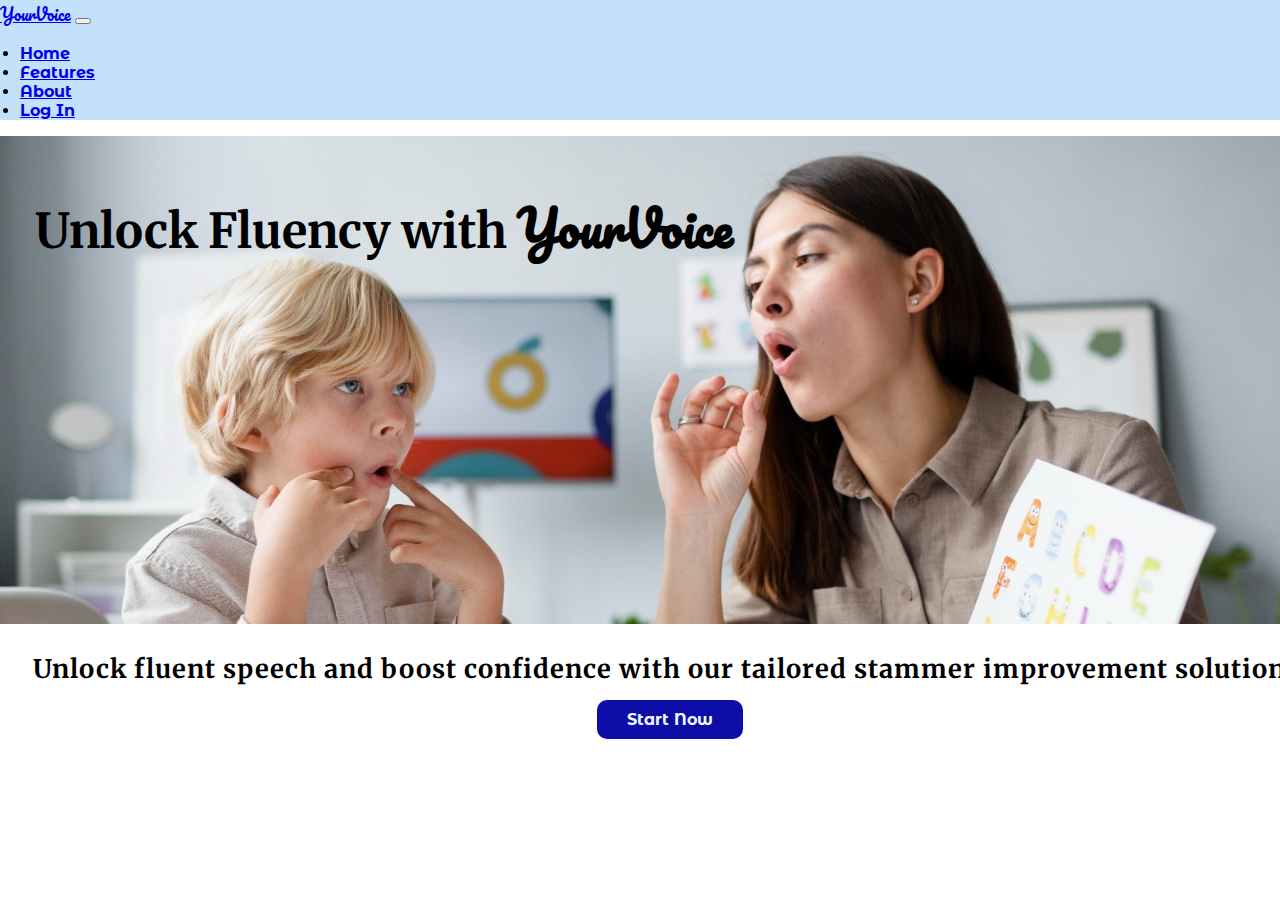
<file: index.html>
<!DOCTYPE html>
<html lang="en">

<head>
    <meta charset="UTF-8">
    <meta name="viewport" content="width=device-width, initial-scale=1.0">
    <title>YourVoice</title>
    <link rel="stylesheet" href="styles.css">
    <link href="https://cdn.jsdelivr.net/npm/bootstrap@5.3.2/dist/css/bootstrap.min.css" rel="stylesheet"
        integrity="sha384-T3c6CoIi6uLrA9TneNEoa7RxnatzjcDSCmG1MXxSR1GAsXEV/Dwwykc2MPK8M2HN" crossorigin="anonymous">
    <link rel="stylesheet" type="text/css"
        href="https://cdnjs.cloudflare.com/ajax/libs/font-awesome/5.15.1/css/all.min.css">
</head>

<body>
    <section id="NAVIGATIONBAR">
        <nav class="navbar navbar-expand-sm" data-bs-theme="light" style="background-color: rgb(195, 225, 251);">
            <div class="container-fluid">
                <a class="navbar-brand" href="#">YourVoice</a>
                <button class="navbar-toggler" type="button" data-bs-toggle="collapse" data-bs-target="#navbarNav"
                    aria-controls="navbarNav" aria-expanded="false" aria-label="Toggle navigation">
                    <span class="navbar-toggler-icon"></span>
                </button>
                <div class="collapse navbar-collapse" id="navbarNav">
                    <ul class="navbar-nav ms-auto">
                        <li class="nav-item">
                            <a class="nav-link active" aria-current="page" href="#">Home</a>
                        </li>
                        <li class="nav-item">
                            <a class="nav-link" href="#">Features</a>
                        </li>
                        <li class="nav-item">
                            <a class="nav-link" href="#">About</a>
                        </li>
                        <li class="nav-item">
                            <a class="nav-link" href="#">Log In</a>
                        </li>
                    </ul>
                </div>
            </div>
        </nav>
    </section>
    <section class="landing-image">
        <div class="image-container">
            <h1 class="title-txt">Unlock Fluency with <span class="chatvibe">YourVoice</span></h1>
            <img class="landing-img" src="image/header.jpg" alt="Landing Page Image">
        </div>
    </section>
    <section id="welcome">
        <div class="welcome-content">
            <h3>Unlock fluent speech and boost confidence with our tailored stammer improvement solutions.</h4>
                <a class="main-btn" href="learnpath.html">Start Now</a>
        </div>
    </section>
</body>

</html>
</file>
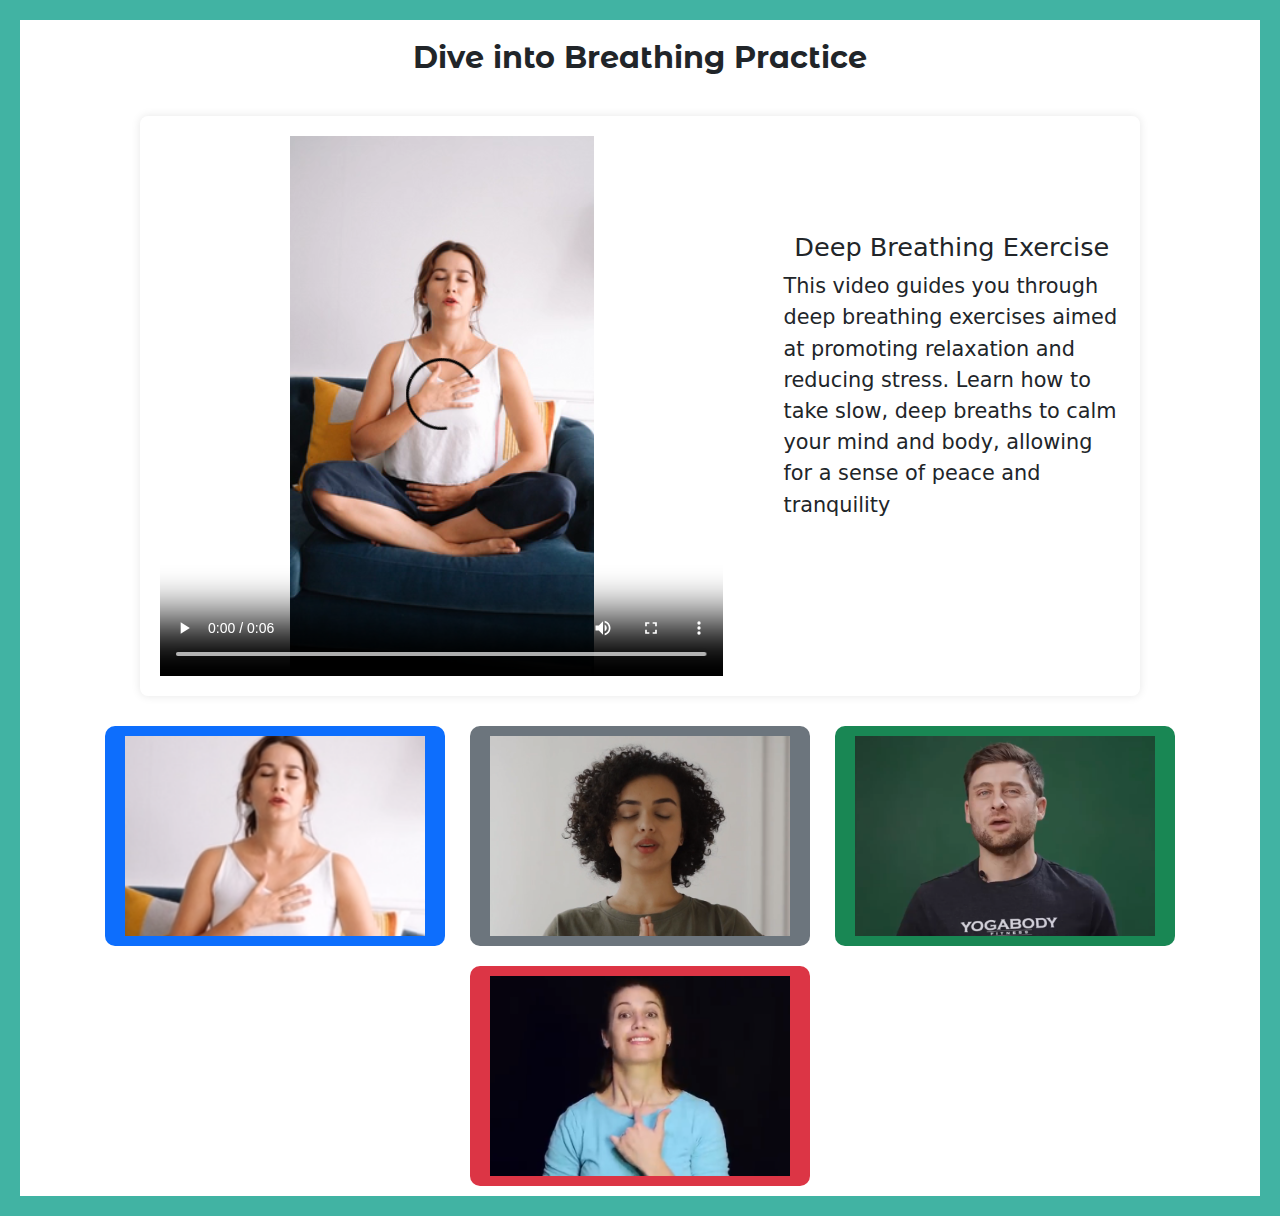
<file: breath.html>
<!DOCTYPE html>
<html lang="en">

<head>
    <meta charset="UTF-8" />
    <meta name="viewport" content="width=device-width, initial-scale=1.0" />
    <title>Breath</title>
    <link rel="stylesheet" href="learnstyle.css" />
    <link href="https://cdn.jsdelivr.net/npm/bootstrap@5.3.3/dist/css/bootstrap.min.css" rel="stylesheet"
        integrity="sha384-QWTKZyjpPEjISv5WaRU9OFeRpok6YctnYmDr5pNlyT2bRjXh0JMhjY6hW+ALEwIH" crossorigin="anonymous" />

    <style>
        .container {
            display: flex;
            max-width: 1000px;
            margin: 20px auto;
            padding: 20px;
            background-color: #fff;
            border-radius: 8px;
            box-shadow: 0 0 10px rgba(0, 0, 0, 0.1);
        }

        #video-player {
            width: 100%;
        }

        .description {
            padding-left: 40px;
            padding-top: 10%;
            width: 40%;
        }

        .description h4 {
            font-size: 1.6rem;
        }

        .description p {
            font-size: 1.3rem;
            text-align: left;
        }


        .btn {
            padding: 10px 20px;
            font-size: 16px;
            border: none;
            border-radius: 5px;
            cursor: pointer;
            margin: 10px;
            border-radius: 10px;
        }

        .button-img {
            object-fit: cover;
            height: 200px;
            width: 300px;
        }

        .video-container {
            width: 60%;
            margin-right: 20px;
            position: relative;
            padding-top: 56.25%;
        }

        #video-player {
            position: absolute;
            top: 0;
            left: 0;
            width: 100%;
            height: 100%;
        }
    </style>
</head>

<body>
    <center>
        <h3 class="learnpath--title">Dive into Breathing Practice</h3>

        <div class="container">
            <div class="video-container">
                <video id="video-player" src="video1.mp4" controls="false" autoplay></video>
            </div>
            <div class="description">
                <h4>Deep Breathing Exercise</h4>
                <p>This video guides you through deep breathing exercises aimed at promoting relaxation and reducing
                    stress. Learn how to
                    take slow, deep breaths to calm your mind and body, allowing for a sense of peace and tranquility
                </p>
            </div>
        </div>
        <div class="buttons">
            <button id="video1-btn" class="btn btn-primary video-btn" data-src="video1.mp4"
                data-title="Deep Breathing Exercise"
                data-description="This video guides you through deep breathing exercises aimed at promoting relaxation and reducing stress. Learn how to take slow, deep breaths to calm your mind and body, allowing for a sense of peace and tranquility">
                <img class="button-img" src="image/v1img.png" alt="">

            </button>

            <button id="video2-btn" class="btn btn-secondary video-btn" data-src="video2.mp4"
                data-title="Mindful Breathing Meditation"
                data-description="Explore the practice of mindful breathing meditation in this video. Discover how to focus your attention on the sensation of your breath as it moves in and out of your body, cultivating present-moment awareness and inner calm.">
                <img class="button-img" src="image/v2img.png" alt="">

            </button>

            <button id="video3-btn" class="btn btn-success video-btn" data-src="video3.mp4"
                data-title="Diaphragmatic Breathing Technique"
                data-description="Join this instructional video to learn the diaphragmatic breathing technique, also known as belly breathing. Discover how to engage your diaphragm to take slow, deliberate breaths, promoting relaxation, stress reduction, and improved oxygen flow.">
                <img class="button-img" src="image/v3img.png" alt="">

            </button>

            <button id="video4-btn" class="btn btn-danger video-btn" data-src="video4.mp4"
                data-title="Box Breathing Exercise"
                data-description="In this video, you'll be introduced to the box breathing technique, a simple yet powerful practice used to regulate breathing patterns and promote relaxation. Follow along as you inhale, hold, exhale, and hold your breath in a rhythmic pattern, fostering a sense of balance and calmness.">
                <img class="button-img" src="image/v4img.png" alt="">

            </button>
        </div>
    </center>
</body>

<script src="https://code.jquery.com/jquery-3.5.1.slim.min.js"></script>
<script src="https://cdn.jsdelivr.net/npm/@popperjs/core@2.5.4/dist/umd/popper.min.js"></script>
<script src="https://cdn.jsdelivr.net/npm/bootstrap@5.3.3/dist/js/bootstrap.bundle.min.js"
    integrity="sha384-YvpcrYf0tY3lHB60NNkmXc5s9fDVZLESaAA55NDzOxhy9GkcIdslK1eN7N6jIeHz"
    crossorigin="anonymous"></script>

<script>
    document.addEventListener("DOMContentLoaded", function () {
        var videoPlayer = document.getElementById('video-player');
        var videoDescription = document.querySelector('.description h4');
        var videoDescriptionText = document.querySelector('.description p');
        var buttons = document.querySelectorAll('.video-btn');

        buttons.forEach(function (button) {
            button.addEventListener('click', function () {
                var videoSrc = this.getAttribute('data-src');
                var descriptionTitle = this.getAttribute('data-title');
                var descriptionText = this.getAttribute('data-description');

                videoPlayer.src = videoSrc;

                videoDescription.textContent = descriptionTitle;
                videoDescriptionText.textContent = descriptionText;
            });
        });
    });
</script>


</html>
</file>
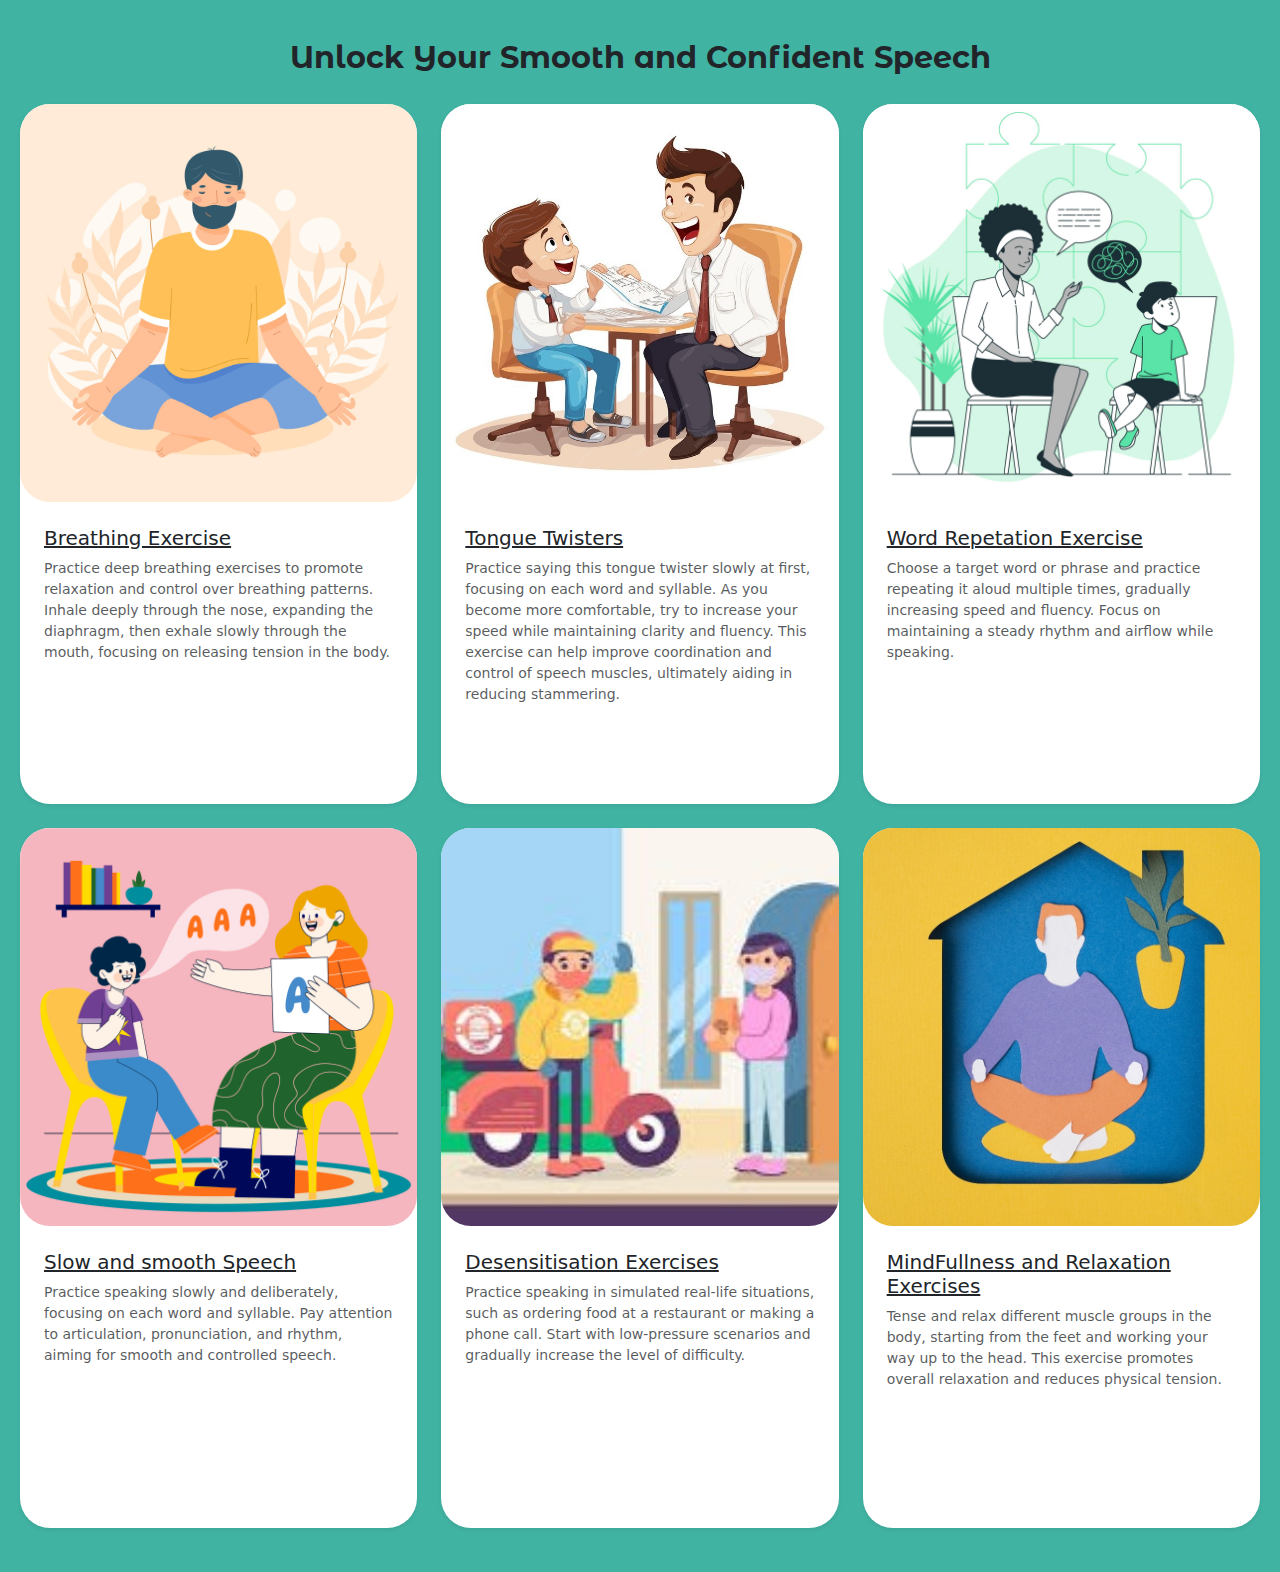
<file: learnpath.html>
<!DOCTYPE html>
<html lang="en">

<head>
    <meta charset="UTF-8">
    <meta name="viewport" content="width=device-width, initial-scale=1.0">
    <title>LearnPath</title>
    <link rel="stylesheet" href="learnstyle.css">
    <link href="https://cdn.jsdelivr.net/npm/bootstrap@5.3.3/dist/css/bootstrap.min.css" rel="stylesheet"
        integrity="sha384-QWTKZyjpPEjISv5WaRU9OFeRpok6YctnYmDr5pNlyT2bRjXh0JMhjY6hW+ALEwIH" crossorigin="anonymous">
</head>

<body>
    <section class="learnpath">
        <div class="row gallery-class">
            <h3 class="learnpath--title">Unlock Your Smooth and Confident Speech</h3>

            <div class="col-xl-4 col-lg-4 col-md-6 mb-4">
                <div class="gal-div bg-white shadow-sm">
                    <img src="image/breath.jpg" alt="" class="img-fluid card-img-top active">
                    <div class="p-4">
                        <h5> <a href="breath.html" class="text-dark">Breathing Exercise</a></h5>
                        <p class="small text-muted mb-0">
                            Practice deep breathing exercises to promote relaxation and control over breathing patterns.
                            Inhale deeply through the
                            nose, expanding the diaphragm, then exhale slowly through the mouth, focusing on releasing
                            tension in the body.
                        </p>

                    </div>
                </div>
            </div>

            <div class="col-xl-4 col-lg-4 col-md-6 mb-4">
                <div class="gal-div bg-white  shadow-sm">
                    <div class="image-container">
                        <img src="image/tonguetwister.jpg" alt="" class="img-fluid card-img-top notactive">
                        <div class="overlay">
                            <img src="image/lock1.jpg" alt="Lock Icon">
                        </div>
                    </div>
                    <div class="p-4">
                        <h5> <a href="#" class="text-dark">Tongue Twisters</a></h5>
                        <p class="small text-muted mb-0">
                            Practice saying this tongue twister slowly at first, focusing on each word and syllable. As
                            you
                            become more comfortable, try to increase your speed while maintaining clarity and fluency.
                            This
                            exercise can help improve coordination and control of speech muscles, ultimately aiding in
                            reducing
                            stammering.
                        </p>

                    </div>
                </div>
            </div>

            <div class="col-xl-4 col-lg-4 col-md-6 mb-4">
                <div class="gal-div bg-white shadow-sm">
                    <div class="image-container">
                        <img src="image/WordRepetation.jpg" alt="" class="img-fluid card-img-top notactive">
                        <div class="overlay">
                            <img src="image/lock1.jpg" alt="Lock Icon">
                        </div>
                    </div>
                    <div class="p-4">
                        <h5> <a href="repeat.html" class="text-dark">Word Repetation Exercise</a></h5>
                        <p class="small text-muted mb-0">
                            Choose a target word or phrase and practice repeating it aloud multiple times, gradually
                            increasing speed and fluency.
                            Focus on maintaining a steady rhythm and airflow while speaking.
                        </p>

                    </div>
                </div>
            </div>

            <div class="col-xl-4 col-lg-4 col-md-6 mb-4">
                <div class="bg-white gal-div shadow-sm">
                    <div class="image-container">
                        <img src="image/slowandsmooth.jpg" alt="" class="img-fluid card-img-top notactive">
                        <div class="overlay">
                            <img src="image/lock1.jpg" alt="Lock Icon">
                        </div>
                    </div>
                    <div class="p-4">
                        <h5> <a href="slowspeech.html" class="text-dark">Slow and smooth Speech</a></h5>
                        <p class="small text-muted mb-0">
                            Practice speaking slowly and deliberately, focusing on each word and syllable. Pay attention
                            to
                            articulation,
                            pronunciation, and rhythm, aiming for smooth and controlled speech.
                        </p>

                    </div>
                </div>
            </div>

            <div class="col-xl-4 col-lg-4 col-md-6 mb-4">
                <div class="bg-white gal-div shadow-sm">
                    <div class="image-container">
                        <img src="image/order.jpg" alt="" class="img-fluid card-img-top notactive">
                        <div class="overlay">
                            <img src="image/lock1.jpg" alt="Lock Icon">
                        </div>
                    </div>
                    <div class="p-4">
                        <h5> <a href="#" class="text-dark">Desensitisation Exercises
                            </a></h5>
                        <p class="small text-muted mb-0">
                            Practice speaking in simulated real-life situations, such as ordering food at a restaurant
                            or
                            making a phone call. Start
                            with low-pressure scenarios and gradually increase the level of difficulty.
                        </p>
                    </div>
                </div>
            </div>

            <div class="col-xl-4 col-lg-4 col-md-6 mb-4">
                <div class="bg-white gal-div shadow-sm">
                    <div class="image-container">
                        <img src="image/mindfullness.jpg" alt="" class="img-fluid card-img-top notactive">
                        <div class="overlay">
                            <img src="image/lock1.jpg" alt="Lock Icon">
                        </div>
                    </div>
                    <div class="p-4">
                        <h5> <a href="#" class="text-dark">MindFullness and Relaxation Exercises</a></h5>
                        <p class="small text-muted mb-0">
                            Tense and relax different muscle groups in the body, starting from the feet and working your
                            way
                            up to the head. This
                            exercise promotes overall relaxation and reduces physical tension.
                        </p>
                    </div>
                </div>
            </div>

        </div>
    </section>
    <script src="https://cdn.jsdelivr.net/npm/bootstrap@5.3.3/dist/js/bootstrap.bundle.min.js"
        integrity="sha384-YvpcrYf0tY3lHB60NNkmXc5s9fDVZLESaAA55NDzOxhy9GkcIdslK1eN7N6jIeHz"
        crossorigin="anonymous"></script>
</body>

</html>
</file>
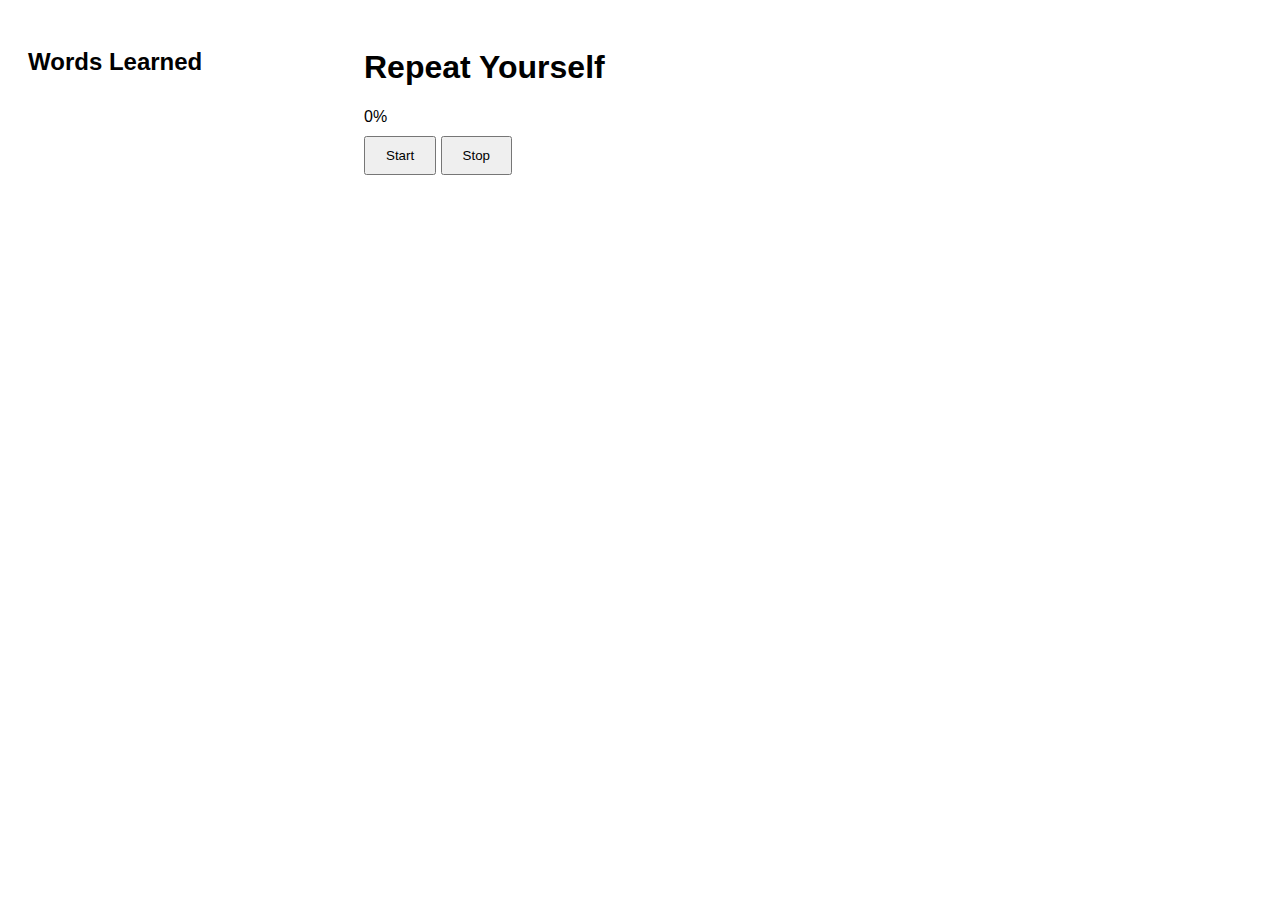
<file: repeat.html>
<!DOCTYPE html>
<html lang="en">

<head>
    <meta charset="UTF-8">
    <meta name="viewport" content="width=device-width, initial-scale=1.0">
    <title>Stuttering Helper</title>
    <link rel="stylesheet" href="repeat.css">
</head>

<body>
    <div class="container">
        <div class="menu">
            <h2>Words Learned</h2>
            <ul id="wordList">
                <!-- Words will be dynamically added here -->
            </ul>
        </div>
        <div class="main">
            <h1>Repeat Yourself</h1>
            <p id="sentence"></p>
            <div id="progress-bar">
                <div class="progress-bar" style="width: 0%;">0%</div>
            </div>
            <button id="next-button">Start</button>
            <button id="stop-button" class="d-none">Stop</button>
            <div id="completion-message" class="d-none"></div>
            <div id="result-message" class="d-none"></div>
        </div>
    </div>
    <script src="https://ajax.googleapis.com/ajax/libs/jquery/3.6.0/jquery.min.js"></script>

    <script src="repeatscript.js"></script>
</body>

</html>
</file>
<file: styles.css>
@import url('https://fonts.googleapis.com/css2?family=Merriweather:wght@300&family=Montserrat+Alternates:wght@300&family=Open+Sans&family=Pacifico&family=Satisfy&display=swap');

:root {
    --colour-one: #51d3c2;
    --color-two: #f64c72;
    --colour-three: #fc4445;

    --colour-four: #66fcf1;
    --colour-five: #ffe400;
    --colour-six: #8860d0;
}

.navbar-nav .nav-item,
.welcome-content a,
.card,
.footer ul li,
.footer ul li a,
.footer p {
    font-family: 'Montserrat Alternates', sans-serif;
}

.navbar-brand,
.chatvibe {
    font-family: 'Pacifico', cursive;
}

.title-txt,
.welcome-content h3,
.welcome-content h2,
#features h2,
.feature-para,
.carousel-caption h5,
.price,
.price-btn {
    font-family: 'Merriweather', serif;
}

body {
    margin: 0;
    padding: 0;
    scroll-behavior: auto;
}

.navbar-nav {
    padding-left: 10px;
    padding-right: 10px;
}


.navbar-nav .nav-item {

    font-weight: bolder;
    margin-left: 10px;
}

.navbar {
    z-index: 1000;
    position: static;
}

.image-container {
    position: relative;
}

.landing-img {
    width: 100%;
    transition: all 0.3s ease;
}

.title-txt {
    font-size: 3rem;
    position: absolute;
    top: 12%;
    left: 30%;
    transform: translate(-50%, -50%);
    color: rgb(0, 0, 0);
    text-align: center;
    width: fit-content;
}


.main-btn {
    margin: 0px 30px;
}

.chat-img {
    width: 100%;
}

.welcome-content {
    width: 100%;
    text-align: center;
    padding: 10px 30px 20px 30px;
}

.welcome-content h3 {
    font-weight: bold;
    letter-spacing: 1px;
    font-size: 1.6rem;
    padding-bottom: 10px;
    margin: 15px 0;
}

.welcome-content h2 {

    font-size: 2rem;
    padding: 20px 0;
    margin: 20px 0;
}

.welcome-content a {
    background-color: rgb(13, 13, 167);
    color: aliceblue;
    text-decoration: none;
    font-size: 1rem;
    font-weight: bold;
    padding: 10px 30px;
    border-radius: 10px;
}

.welcome-content a:hover {
    background-color: rgb(51, 51, 247);
    color: aliceblue;
    box-shadow: 0px 8px 7px 0px rgb(13, 13, 167);
}






#features {
    background-color: #ecf5fc;
    padding: 0px 0;
    text-align: center;
}

#features h2 {
    font-weight: 600;

    padding: 30px;
}

.feature-para {
    font-weight: 400;
    letter-spacing: 2px;
    line-height: 50px;
    font-size: 1.5rem;
    padding: 10px 50px;
}

.carousel {
    border-radius: 20px;
    width: 60%;
    margin: 0 auto;
    padding-top: 20px;
    padding-bottom: 110px;

}

video {
    border-radius: 25px;
}

.carousel-caption {
    background-color: rgba(0, 0, 0, 0.4);
    border-radius: 20px;
    color: white;
    padding: 10px;
}

.carousel-caption h5 {
    font-size: 1.5rem;
    font-style: italic;
    margin-bottom: 5px;
}

.carousel-para {
    font-family: 'Open Sans', sans-serif;
    font-size: 1.2rem;
    padding-top: 15px;
}

.card-container {
    display: flex;
    justify-content: center;
    padding-bottom: 80px;
}

.card {
    box-shadow: 0 4px 8px 0 rgba(0, 0, 0, 0.2);
    width: 100%;
    padding: 40px 60px;
    margin: 10px 20px;
    opacity: 0;
    transition: opacity 0.7s ease-in-out;
    display: flex;
    flex-direction: column;
    justify-content: center;
    align-items: center;
    text-align: center;
}

.card.visible {
    opacity: 1;
}

.card.basic {
    background: linear-gradient(120deg, #d6e9ff, #a4c8ff);
    color: black;
}

.card.premium {
    background: linear-gradient(120deg, #4472c4, #2554a7);
    color: white;
}

.card.platinum {
    background: linear-gradient(120deg, #0059b3, #003366);
    color: white;
}

.card:hover {
    box-shadow: 0 8px 16px 0 rgba(0, 0, 0, 0.5);
}

.card li {
    text-align: left;
}

.price {
    padding-top: 10px;
    font-size: 22px;
}

.price-btn {
    width: 150px;
    align-items: center;
    background-color: #4472c4;
    padding: 6px;
    border-radius: 20px;
    border: none;
    margin-bottom: 20px;
    color: white;

}

.price-btn:hover {
    background-color: #a4c8ff;
    box-shadow: 0px 8px 14px 0px rgb(17, 48, 126);
    color: black;
}

.price-btn:active {
    transform: translateY(2px);
}

#pricing h2 {
    font-family: 'Merriweather', serif;
    font-weight: bold;
    text-align: center;
    padding: 40px 0px;
}

.footer {
    border-radius: 40px 40px 0 0;
    background-color: #d9ebf9;
    padding: 30px 20px;
}

.footer .container {
    max-width: 1200px;
    margin: auto;
}

.footer h4 {
    color: rgb(0, 0, 0);
    font-weight: bold;
    font-size: 18px;
    margin-bottom: 15px;
}

.footer ul {
    list-style: none;
    padding-left: 0;
}

.footer ul li {

    margin-bottom: 10px;
}

.footer ul li a {

    font-weight: bold;
    text-decoration: none;
    color: #000000;
    transition: color 0.3s ease;
}

.footer ul li a:hover {
    font-weight: bold;
    color: #003366;
    transition: all 0.2s ease-in-out;
}

.social-links a {
    display: inline-block;
    height: 40px;
    width: 40px;
    background-color: #333;
    margin-right: 10px;
    text-align: center;
    line-height: 40px;
    border-radius: 50%;
    color: #ffffff;
    transition: background-color 0.3s ease;
}

.social-links a:hover {
    background-color: #4472c4;
}

.footer p {
    color: rgb(0, 0, 0);
    padding-top: 20px;
    text-align: center;
}

/* Media Queries */
@media screen and (max-width: 1024px) {
    .landing-img {
        height: 400px;
        object-fit: cover;
        overflow: hidden;
        object-position: 70%;
    }

    .title-txt {
        font-size: 1.8rem;
    }

    .welcome-content {
        padding: 30px 15px 40px 15px;
    }

    .welcome-content h3 {
        font-size: 1.5rem;
        line-height: 35px;
    }

    .welcome-content h2 {
        font-size: 1.8rem;
        padding: 15px 0;
    }

    #pricing {
        padding: 10px;
    }

    .card {
        width: 90%;
        height: 90%;
        padding: 30px 20px;
    }

    .price {
        padding: 0px;
    }

}

@media screen and (max-width: 765px) {
    .landing-img {
        height: 450px;
        object-fit: cover;
        overflow: hidden;
        object-position: 70%;
    }

    .title-txt {
        font-size: 1.2rem;
    }

    .welcome-content {
        padding: 10px 15px 40px 15px;
    }

    .welcome-content h3 {
        font-size: 1.5rem;
        line-height: 35px;
    }

    .welcome-content h2 {
        font-size: 1.8rem;
        padding: 15px 0;
    }

    .card {
        height: 80%;
        width: 95%;
        padding: 20px;
    }

    .price {
        padding: 0px;
    }

    .card li {
        text-align: left;
    }

    #features p {
        font-size: 1.2rem;
        padding: 10px 20px;
        line-height: 30px;
    }

    #features h2 {
        font-size: 1.8rem;
        padding: 20px;
    }

    .carousel {
        border-radius: 20px;
        width: 80%;
        margin: 0 auto;
        padding-top: 20px;
        padding-bottom: 80px;

    }

    .carousel-caption {
        background-color: rgba(0, 0, 0, 0.4);
        border-radius: 20px;
        color: white;
        padding: 10px;
        position: absolute;
        bottom: 0;
        width: 100%;
        left: 0;
    }

    .carousel-caption h5 {
        font-size: 1rem;
        margin-bottom: 5px;
    }

    .carousel-caption p {
        font-size: 0.8rem;
    }
}
</file>
<file: learnstyle.css>
@import url('https://fonts.googleapis.com/css2?family=Merriweather:wght@300&family=Montserrat+Alternates:wght@300&family=Open+Sans&family=Pacifico&family=Satisfy&display=swap');

:root {
    --colour-one: #41b3a3;
    --color-two: #f64c72;
    --colour-three: #fc4445;
    --colour-four: #66fcf1;
    --colour-five: #ffe400;
    --colour-six: #8860d0;
}

html {
    margin: 20px;
    background-color: var(--colour-one);
}

.banner {
    background: #a770ef;
    background: -webkit-linear-gradient(to right, #a770ef, #cf8bf3, #fdb99b);
    background: linear-gradient(to right, #a770ef, #cf8bf3, #fdb99b);
}

.learnpath {
    background-color: var(--colour-one);
}

.gal-div {
    border-radius: 30px;
    height: 700px;
}

.learnpath--title {
    text-align: center;
    padding: 20px;
    font-size: 1.9rem;
    font-family: 'Montserrat Alternates', sans-serif;
    font-weight: bold;
}

.learnpath img {
    border-radius: 30px;
}


.notactive {
    transition: filter 0.5s ease-in-out;
}


.notactive:hover {
    filter: brightness(0.7);
}

.image-container {
    position: relative;
}

.overlay {
    position: absolute;
    top: 0;
    left: 0;
    width: 100%;
    height: 100%;
    background-color: rgba(0, 0, 0, 0.5);
    opacity: 0;
    border-radius: 30px;
    transition: opacity 0.5s ease-in-out;
}

.overlay img {
    position: absolute;
    top: 50%;
    left: 50%;
    transform: translate(-50%, -50%);
}

.image-container:hover .overlay {
    opacity: 0.7;
}

.carousel {
    background-color: rgb(0, 0, 0, 0.2);
    text-align: center;
    padding: 40px;
    border-radius: 20px;
    margin: 50px;
}


.sentence-container {
    border: 1px solid #ccc;
    padding: 20px;
    border-radius: 5px;
}

#progress-bar {
    height: 30px;
}

#progress-bar .progress-bar {
    transition: width 0.5s ease-in-out;
}

#completion-message {
    font-size: 18px;
}
</file>
<file: repeat.css>
:root {
    --colour-one: #41b3a3;
    --color-two: #f64c72;
    --colour-three: #fc4445;

    --colour-four: #66fcf1;
    --colour-five: #ffe400;
    --colour-six:#8860d0;
}

body {
    font-family: Arial, sans-serif;
}

.container {
    display: flex;
}

.menu {
    flex: 1;
    padding: 20px;
}

.main {
    flex: 3;
    padding: 20px;
}

h1 {
    font-size: 2em;
}

ul {
    list-style-type: none;
    padding: 0;
}

li {
    margin-bottom: 10px;
}

input[type="text"] {
    width: 100%;
    padding: 10px;
    margin-top: 10px;
}

button {
    padding: 10px 20px;
    margin-top: 10px;
}

#feedback {
    margin-top: 10px;
}

#score {
    margin-top: 20px;
    text-align: right;
}
</file>
